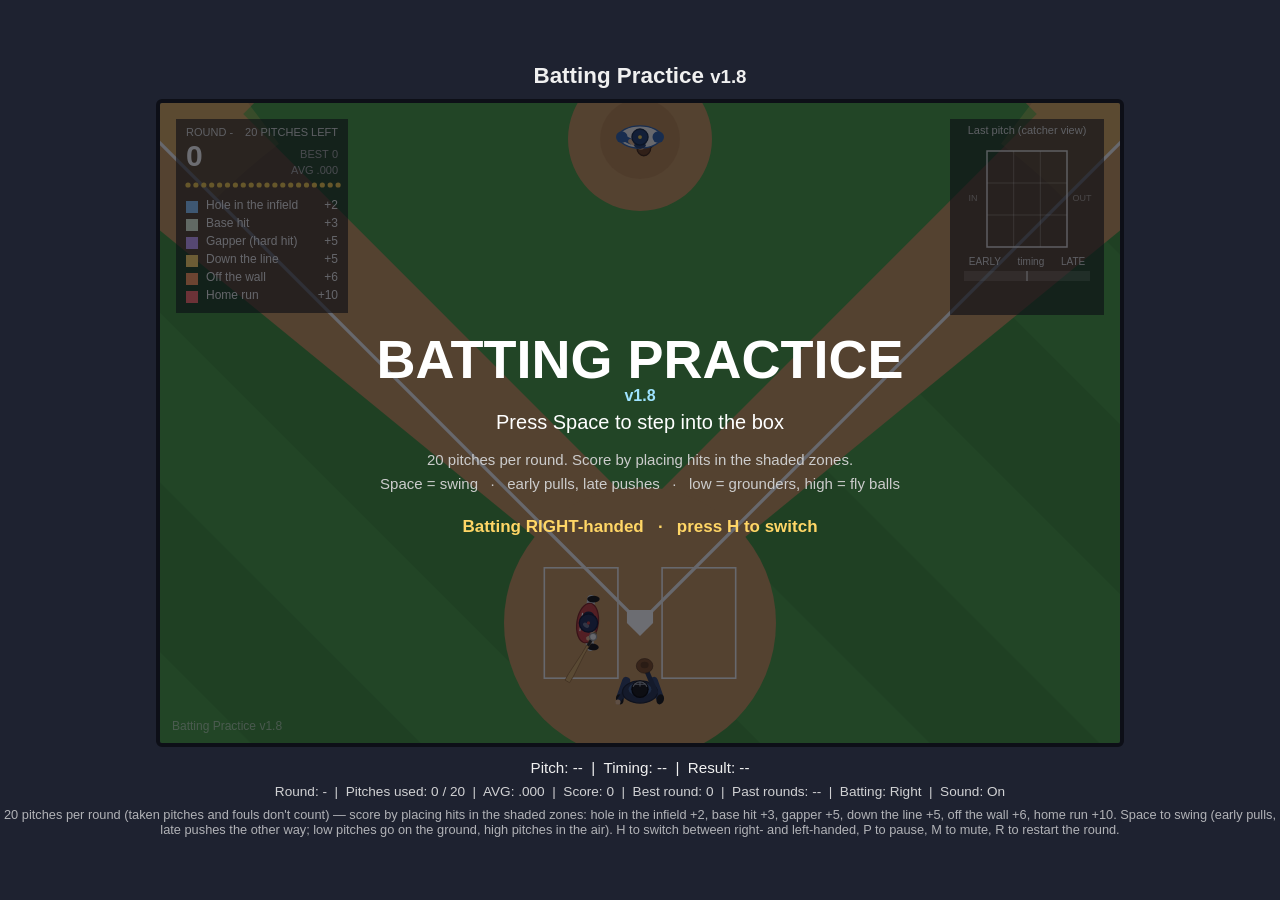
<file: batting-practice-v1.8/index.html>
<!DOCTYPE html>
<html lang="en">
<head>
<meta charset="UTF-8">
<title>Batting Practice v1.8</title>
<link rel="stylesheet" href="style-v1.8.css">
</head>
<body>
  <div id="game-wrap">
    <h1>Batting Practice <small>v1.8</small></h1>
    <canvas id="game" width="960" height="640"></canvas>
    <p id="hud">
      Pitch: <span id="pitch">--</span> &nbsp;|&nbsp;
      Timing: <span id="timing">--</span> &nbsp;|&nbsp;
      Result: <span id="result">--</span>
    </p>
    <p id="stats">
      Round: <span id="round">-</span> &nbsp;|&nbsp;
      Pitches used: <span id="count">0 / 20</span> &nbsp;|&nbsp;
      AVG: <span id="avg">.000</span> &nbsp;|&nbsp;
      Score: <span id="score">0</span> &nbsp;|&nbsp;
      Best round: <span id="best">0</span> &nbsp;|&nbsp;
      Past rounds: <span id="history">--</span> &nbsp;|&nbsp;
      Batting: <span id="hand">Right</span> &nbsp;|&nbsp;
      Sound: <span id="sound">On</span>
    </p>
    <p id="instructions">20 pitches per round (taken pitches and fouls don't count) — score by placing hits in the shaded zones: hole in the infield +2, base hit +3, gapper +5, down the line +5, off the wall +6, home run +10. Space to swing (early pulls, late pushes the other way; low pitches go on the ground, high pitches in the air). H to switch between right- and left-handed, P to pause, M to mute, R to restart the round.</p>
  </div>
  <script src="sfx-v1.8.js"></script>
  <script src="game-v1.8.js"></script>
</body>
</html>
</file>
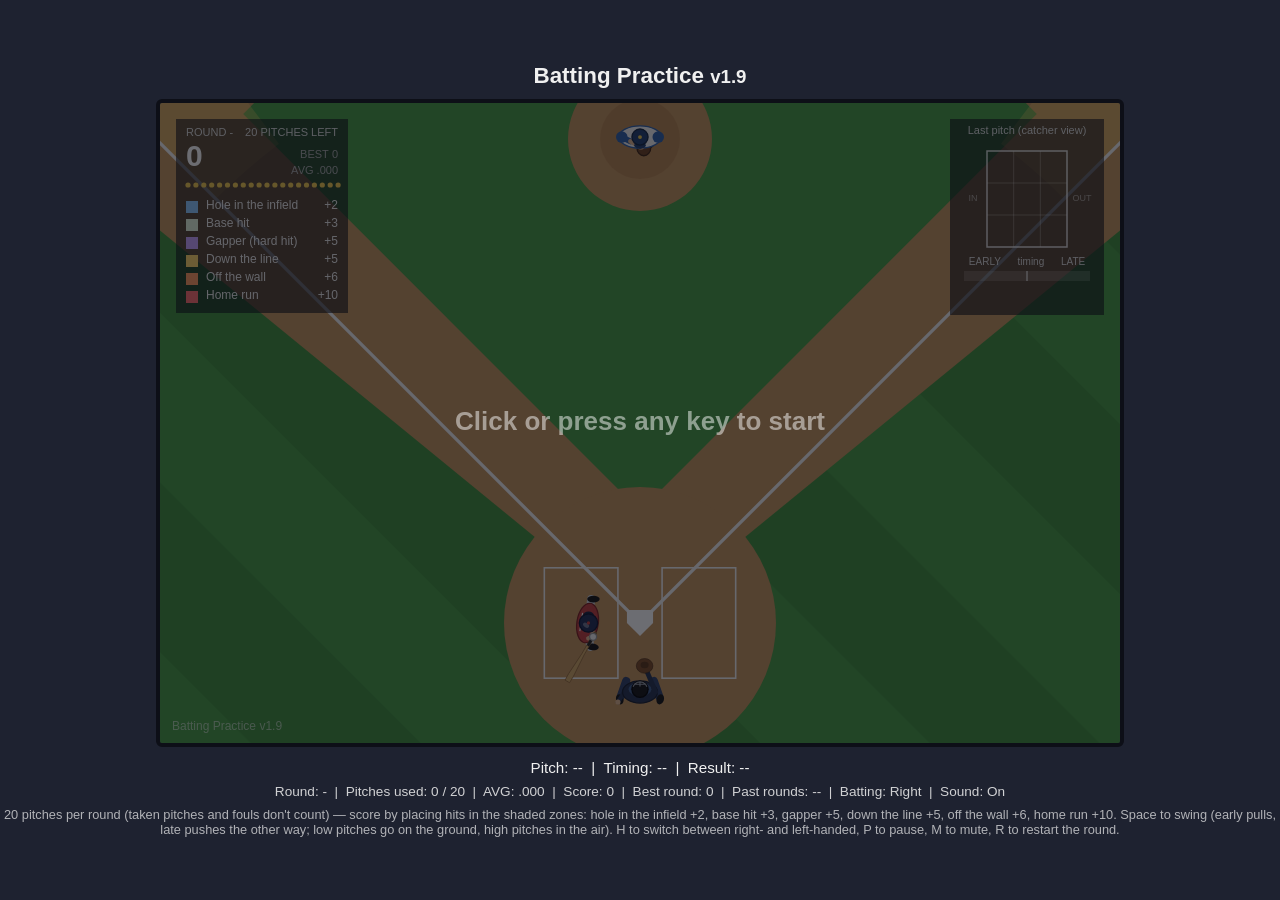
<file: batting-practice-v1.9/index.html>
<!DOCTYPE html>
<html lang="en">
<head>
<meta charset="UTF-8">
<title>Batting Practice v1.9</title>
<link rel="stylesheet" href="style-v1.9.css">
</head>
<body>
  <div id="game-wrap">
    <h1>Batting Practice <small>v1.9</small></h1>
    <canvas id="game" width="960" height="640"></canvas>
    <p id="hud">
      Pitch: <span id="pitch">--</span> &nbsp;|&nbsp;
      Timing: <span id="timing">--</span> &nbsp;|&nbsp;
      Result: <span id="result">--</span>
    </p>
    <p id="stats">
      Round: <span id="round">-</span> &nbsp;|&nbsp;
      Pitches used: <span id="count">0 / 20</span> &nbsp;|&nbsp;
      AVG: <span id="avg">.000</span> &nbsp;|&nbsp;
      Score: <span id="score">0</span> &nbsp;|&nbsp;
      Best round: <span id="best">0</span> &nbsp;|&nbsp;
      Past rounds: <span id="history">--</span> &nbsp;|&nbsp;
      Batting: <span id="hand">Right</span> &nbsp;|&nbsp;
      Sound: <span id="sound">On</span>
    </p>
    <p id="instructions">20 pitches per round (taken pitches and fouls don't count) — score by placing hits in the shaded zones: hole in the infield +2, base hit +3, gapper +5, down the line +5, off the wall +6, home run +10. Space to swing (early pulls, late pushes the other way; low pitches go on the ground, high pitches in the air). H to switch between right- and left-handed, P to pause, M to mute, R to restart the round.</p>
  </div>
  <script src="bat-hit-v1.9.js"></script>
  <script src="organ-intro-v1.9.js"></script>
  <script src="sfx-v1.9.js"></script>
  <script src="game-v1.9.js"></script>
</body>
</html>
</file>
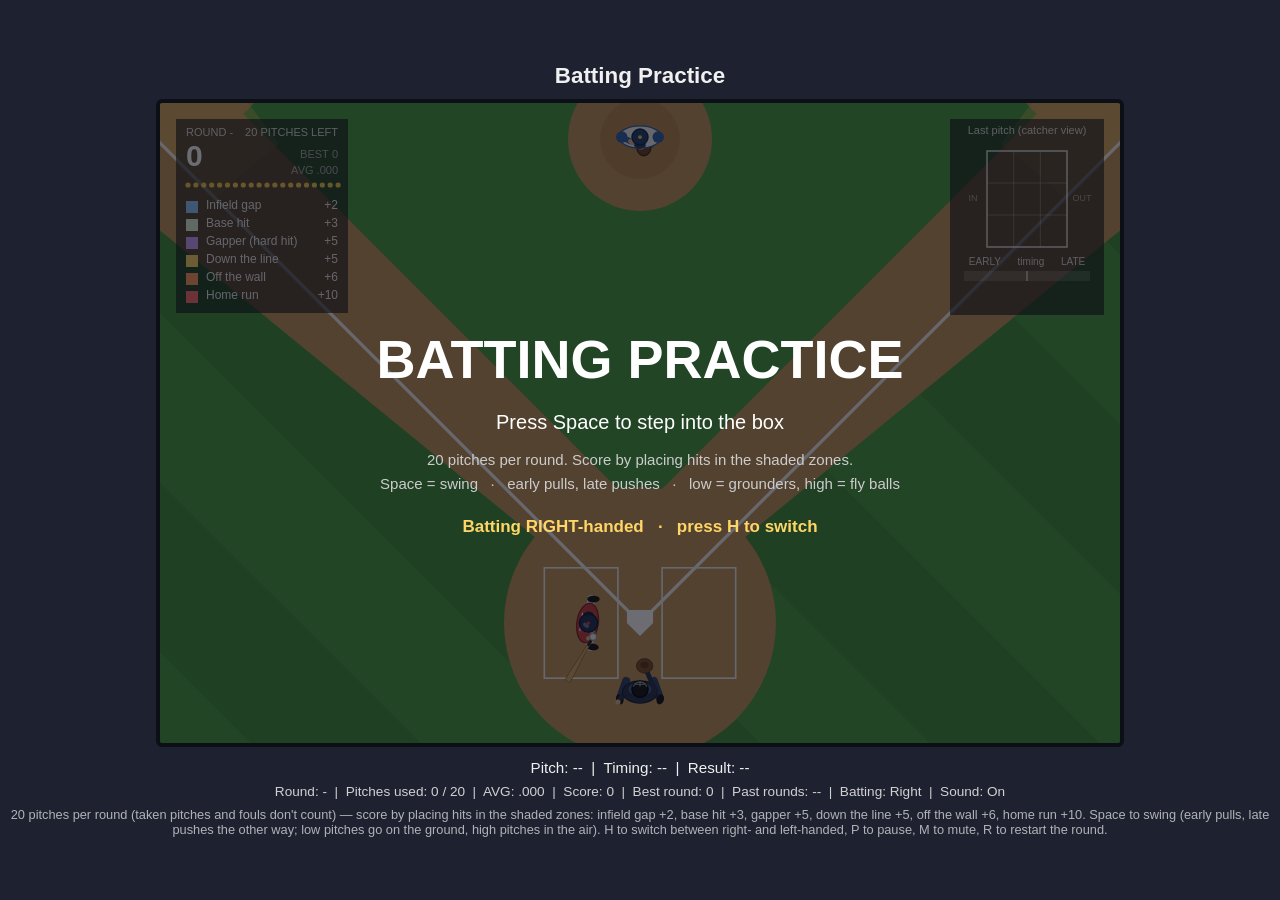
<file: batting-practice/index.html>
<!DOCTYPE html>
<html lang="en">
<head>
<meta charset="UTF-8">
<title>Batting Practice</title>
<link rel="stylesheet" href="style.css">
</head>
<body>
  <div id="game-wrap">
    <h1>Batting Practice</h1>
    <canvas id="game" width="960" height="640"></canvas>
    <p id="hud">
      Pitch: <span id="pitch">--</span> &nbsp;|&nbsp;
      Timing: <span id="timing">--</span> &nbsp;|&nbsp;
      Result: <span id="result">--</span>
    </p>
    <p id="stats">
      Round: <span id="round">-</span> &nbsp;|&nbsp;
      Pitches used: <span id="count">0 / 20</span> &nbsp;|&nbsp;
      AVG: <span id="avg">.000</span> &nbsp;|&nbsp;
      Score: <span id="score">0</span> &nbsp;|&nbsp;
      Best round: <span id="best">0</span> &nbsp;|&nbsp;
      Past rounds: <span id="history">--</span> &nbsp;|&nbsp;
      Batting: <span id="hand">Right</span> &nbsp;|&nbsp;
      Sound: <span id="sound">On</span>
    </p>
    <p id="instructions">20 pitches per round (taken pitches and fouls don't count) — score by placing hits in the shaded zones: infield gap +2, base hit +3, gapper +5, down the line +5, off the wall +6, home run +10. Space to swing (early pulls, late pushes the other way; low pitches go on the ground, high pitches in the air). H to switch between right- and left-handed, P to pause, M to mute, R to restart the round.</p>
  </div>
  <script src="sfx.js"></script>
  <script src="game.js"></script>
</body>
</html>
</file>
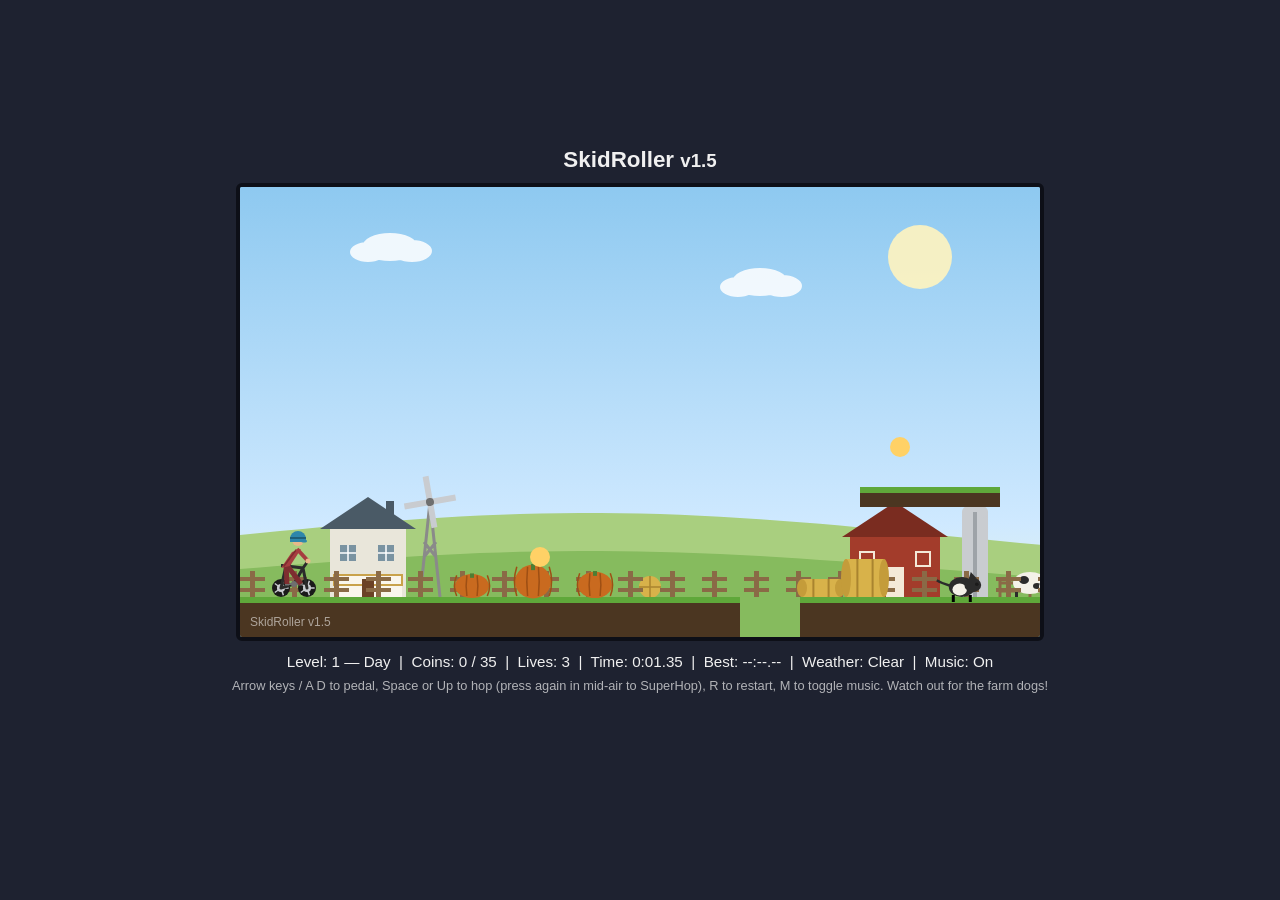
<file: platformer-game-v1.5/index.html>
<!DOCTYPE html>
<html lang="en">
<head>
<meta charset="UTF-8">
<title>SkidRoller v1.5</title>
<link rel="stylesheet" href="style-v1.5.css">
</head>
<body>
  <div id="game-wrap">
    <h1>SkidRoller <small>v1.5</small></h1>
    <canvas id="game" width="800" height="450"></canvas>
    <p id="hud">
      Level: <span id="level">1 — Day</span> &nbsp;|&nbsp;
      Coins: <span id="coins">0</span> / <span id="total-coins">0</span> &nbsp;|&nbsp;
      Lives: <span id="lives">3</span> &nbsp;|&nbsp;
      Time: <span id="timer">0:00.00</span> &nbsp;|&nbsp;
      Best: <span id="best-time">--:--.--</span> &nbsp;|&nbsp;
      Weather: <span id="weather">Clear</span> &nbsp;|&nbsp;
      Music: <span id="music-status">On</span>
    </p>
    <p id="instructions">Arrow keys / A D to pedal, Space or Up to hop (press again in mid-air to SuperHop), R to restart, M to toggle music. Watch out for the farm dogs!</p>
    <p id="message"></p>
  </div>
  <script src="music-v1.5.js"></script>
  <script src="sfx-v1.5.js"></script>
  <script src="game-v1.5.js"></script>
</body>
</html>
</file>
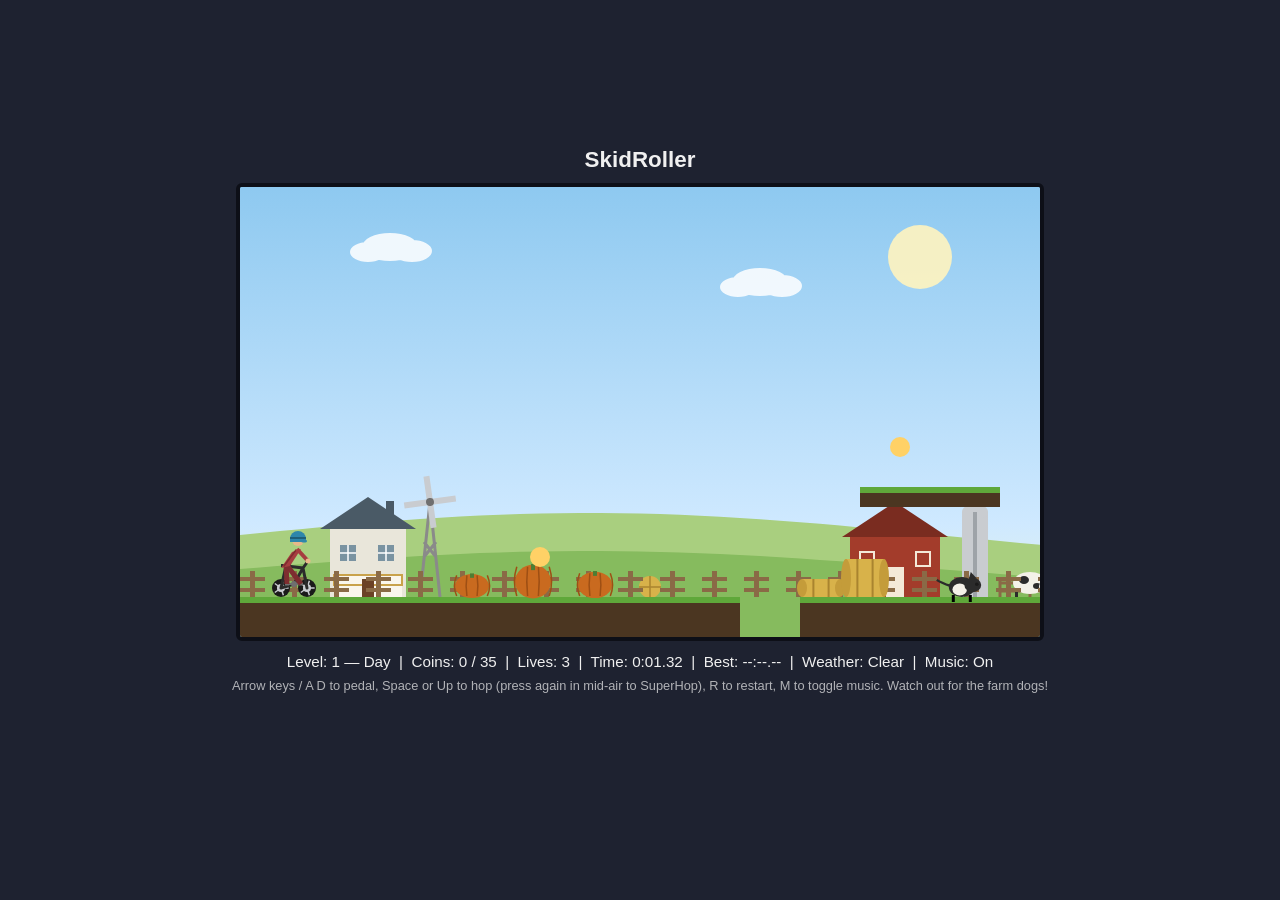
<file: platformer-game/index.html>
<!DOCTYPE html>
<html lang="en">
<head>
<meta charset="UTF-8">
<title>SkidRoller</title>
<link rel="stylesheet" href="style.css">
</head>
<body>
  <div id="game-wrap">
    <h1>SkidRoller</h1>
    <canvas id="game" width="800" height="450"></canvas>
    <p id="hud">
      Level: <span id="level">1 — Day</span> &nbsp;|&nbsp;
      Coins: <span id="coins">0</span> / <span id="total-coins">0</span> &nbsp;|&nbsp;
      Lives: <span id="lives">3</span> &nbsp;|&nbsp;
      Time: <span id="timer">0:00.00</span> &nbsp;|&nbsp;
      Best: <span id="best-time">--:--.--</span> &nbsp;|&nbsp;
      Weather: <span id="weather">Clear</span> &nbsp;|&nbsp;
      Music: <span id="music-status">On</span>
    </p>
    <p id="instructions">Arrow keys / A D to pedal, Space or Up to hop (press again in mid-air to SuperHop), R to restart, M to toggle music. Watch out for the farm dogs!</p>
    <p id="message"></p>
  </div>
  <script src="music.js"></script>
  <script src="sfx.js"></script>
  <script src="game.js"></script>
</body>
</html>
</file>
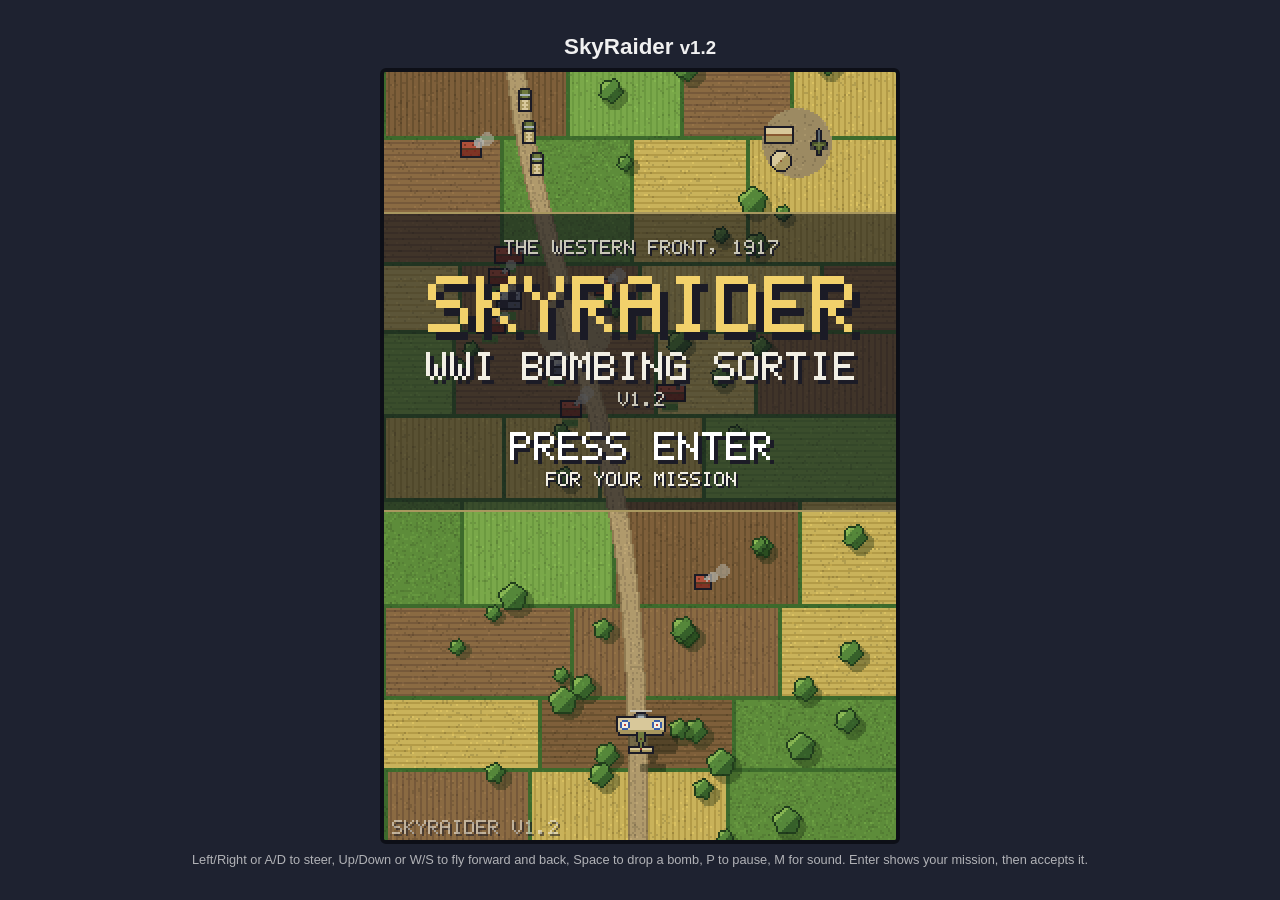
<file: skyraider-v1.2/index.html>
<!DOCTYPE html>
<html lang="en">
<head>
<meta charset="UTF-8">
<title>SkyRaider v1.2</title>
<link rel="stylesheet" href="style-v1.2.css">
</head>
<body>
  <div id="game-wrap">
    <h1>SkyRaider <small>v1.2</small></h1>
    <canvas id="game" width="256" height="384"></canvas>
    <p id="instructions">Left/Right or A/D to steer, Up/Down or W/S to fly forward and back, Space to drop a bomb, P to pause, M for sound. Enter shows your mission, then accepts it.</p>
  </div>
  <script src="sprites-v1.2.js"></script>
  <script src="engine-v1.2.js"></script>
  <script src="bomb-whistle-v1.2.js"></script>
  <script src="explosion-1-v1.2.js"></script>
  <script src="explosion-2-v1.2.js"></script>
  <script src="explosion-3-v1.2.js"></script>
  <script src="flak-fire-1-v1.2.js"></script>
  <script src="flak-fire-2-v1.2.js"></script>
  <script src="base-alarm-v1.2.js"></script>
  <script src="siren-v1.2.js"></script>
  <script src="sfx-v1.2.js"></script>
  <script src="game-v1.2.js"></script>
</body>
</html>
</file>
<file: batting-practice-v1.8/style-v1.8.css>
body {
  margin: 0;
  min-height: 100vh;
  display: flex;
  align-items: center;
  justify-content: center;
  background: #1e2230;
  color: #f0f0f0;
  font-family: "Segoe UI", Arial, sans-serif;
}

#game-wrap {
  text-align: center;
}

h1 {
  margin: 0 0 10px;
  font-size: 1.4rem;
}

canvas {
  background: #23272f;
  border: 4px solid #0d0f17;
  border-radius: 6px;
}

#hud, #stats, #instructions {
  margin: 8px 0 0;
  font-size: 0.95rem;
}

#stats {
  font-size: 0.85rem;
  opacity: 0.85;
}

#instructions {
  opacity: 0.7;
  font-size: 0.8rem;
}
</file>
<file: batting-practice-v1.9/style-v1.9.css>
body {
  margin: 0;
  min-height: 100vh;
  display: flex;
  align-items: center;
  justify-content: center;
  background: #1e2230;
  color: #f0f0f0;
  font-family: "Segoe UI", Arial, sans-serif;
}

#game-wrap {
  text-align: center;
}

h1 {
  margin: 0 0 10px;
  font-size: 1.4rem;
}

canvas {
  background: #23272f;
  border: 4px solid #0d0f17;
  border-radius: 6px;
}

#hud, #stats, #instructions {
  margin: 8px 0 0;
  font-size: 0.95rem;
}

#stats {
  font-size: 0.85rem;
  opacity: 0.85;
}

#instructions {
  opacity: 0.7;
  font-size: 0.8rem;
}
</file>
<file: batting-practice/style.css>
body {
  margin: 0;
  min-height: 100vh;
  display: flex;
  align-items: center;
  justify-content: center;
  background: #1e2230;
  color: #f0f0f0;
  font-family: "Segoe UI", Arial, sans-serif;
}

#game-wrap {
  text-align: center;
}

h1 {
  margin: 0 0 10px;
  font-size: 1.4rem;
}

canvas {
  background: #23272f;
  border: 4px solid #0d0f17;
  border-radius: 6px;
}

#hud, #stats, #instructions {
  margin: 8px 0 0;
  font-size: 0.95rem;
}

#stats {
  font-size: 0.85rem;
  opacity: 0.85;
}

#instructions {
  opacity: 0.7;
  font-size: 0.8rem;
}
</file>
<file: platformer-game-v1.5/style-v1.5.css>
body {
  margin: 0;
  min-height: 100vh;
  display: flex;
  align-items: center;
  justify-content: center;
  background: #1e2230;
  color: #f0f0f0;
  font-family: "Segoe UI", Arial, sans-serif;
}

#game-wrap {
  text-align: center;
}

h1 {
  margin: 0 0 10px;
  font-size: 1.4rem;
}

canvas {
  background: #87ceeb;
  border: 4px solid #0d0f17;
  border-radius: 6px;
  image-rendering: pixelated;
}

#hud, #instructions {
  margin: 8px 0 0;
  font-size: 0.95rem;
}

#instructions {
  opacity: 0.7;
  font-size: 0.8rem;
}

#message {
  min-height: 1.4em;
  font-size: 1.1rem;
  font-weight: bold;
  color: #ffd166;
}
</file>
<file: platformer-game/style.css>
body {
  margin: 0;
  min-height: 100vh;
  display: flex;
  align-items: center;
  justify-content: center;
  background: #1e2230;
  color: #f0f0f0;
  font-family: "Segoe UI", Arial, sans-serif;
}

#game-wrap {
  text-align: center;
}

h1 {
  margin: 0 0 10px;
  font-size: 1.4rem;
}

canvas {
  background: #87ceeb;
  border: 4px solid #0d0f17;
  border-radius: 6px;
  image-rendering: pixelated;
}

#hud, #instructions {
  margin: 8px 0 0;
  font-size: 0.95rem;
}

#instructions {
  opacity: 0.7;
  font-size: 0.8rem;
}

#message {
  min-height: 1.4em;
  font-size: 1.1rem;
  font-weight: bold;
  color: #ffd166;
}
</file>
<file: skyraider-v1.2/style-v1.2.css>
body {
  margin: 0;
  min-height: 100vh;
  display: flex;
  align-items: center;
  justify-content: center;
  background: #1e2230;
  color: #f0f0f0;
  font-family: "Segoe UI", Arial, sans-serif;
}

#game-wrap {
  text-align: center;
  padding: 8px 16px;
}

h1 {
  margin: 0 0 8px;
  font-size: 1.4rem;
}

/* The game draws at 256x384 and is scaled up with hard pixel edges */
canvas {
  display: block;
  margin: 0 auto;
  height: min(768px, calc(100vh - 100px));
  aspect-ratio: 2 / 3;
  width: auto;
  max-width: 100%;
  border: 4px solid #0d0f17;
  border-radius: 6px;
  background: #5d8c3a;
  image-rendering: crisp-edges;
  image-rendering: pixelated;
}

#instructions {
  margin: 8px 0 0;
  font-size: 0.8rem;
  opacity: 0.7;
}
</file>
